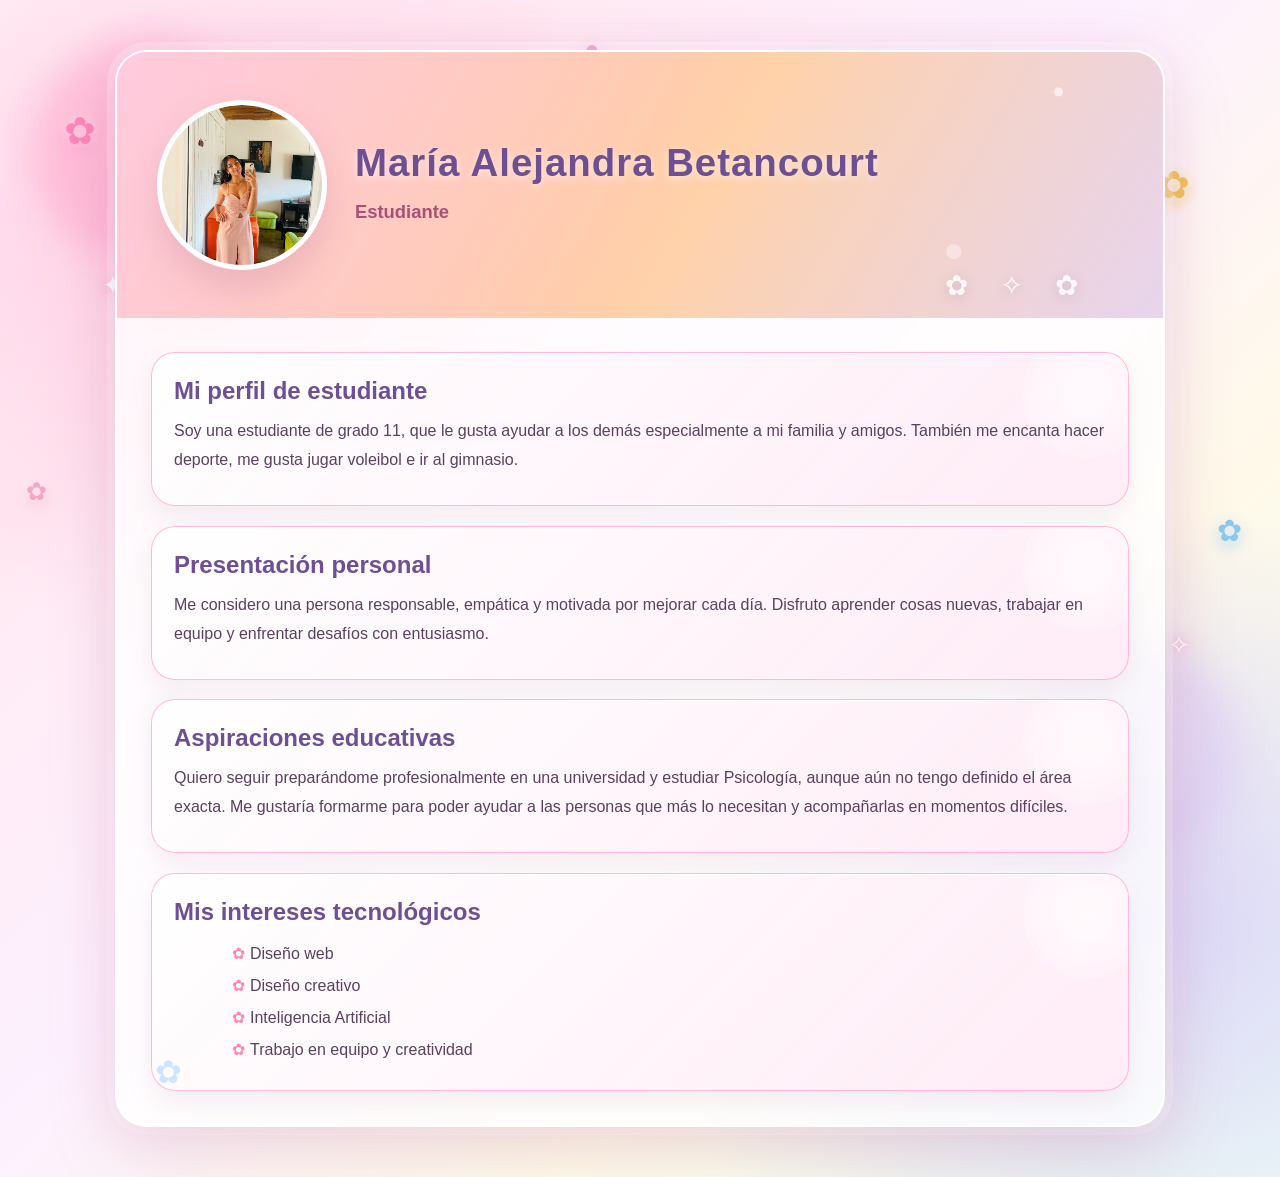
<file: Perfil-Maria-Betancourt/index.html>
<!DOCTYPE html>
<html lang="es">
<head>
    <meta charset="UTF-8">
    <meta name="viewport" content="width=device-width, initial-scale=1.0">
    <title>Perfil de Estudiante</title>
    <link rel="stylesheet" href="style.css">
</head>
<body>
    <div class="flower one" aria-hidden="true">✿</div>
    <div class="flower two" aria-hidden="true">✿</div>
    <div class="flower three" aria-hidden="true">✿</div>
    <div class="flower four" aria-hidden="true">✿</div>
    <div class="flower five" aria-hidden="true">✿</div>
    <div class="flower six" aria-hidden="true">✿</div>
    <div class="flower seven" aria-hidden="true">✿</div>
    <div class="flower eight" aria-hidden="true">✿</div>
    <div class="flower nine" aria-hidden="true">✿</div>
    <div class="flower ten" aria-hidden="true">✿</div>
    <div class="sparkle sparkle-one" aria-hidden="true">✦</div>
    <div class="sparkle sparkle-two" aria-hidden="true">✧</div>
    <div class="sparkle sparkle-three" aria-hidden="true">✦</div>

    <div class="container">
        <header class="header">
            <div class="profile-photo">
                <img src="img/yo.jpg" alt="Foto de perfil de Maria Betancourt">
            </div>
            <div class="header-text">
                <h1>María Alejandra Betancourt</h1>
                <p>Estudiante</p>
            </div>
        </header>

        <main class="content">
            <section class="section">
                <h2>Mi perfil de estudiante</h2>
                <p>Soy una estudiante de grado 11, que le gusta ayudar a los demás especialmente a mi familia y amigos. También me encanta hacer deporte, me gusta jugar voleibol e ir al gimnasio.</p>
            </section>

            <section class="section">
                <h2>Presentación personal</h2>
                <p>Me considero una persona responsable, empática y motivada por mejorar cada día. Disfruto aprender cosas nuevas, trabajar en equipo y enfrentar desafíos con entusiasmo.</p>
            </section>

            <section class="section">
                <h2>Aspiraciones educativas</h2>
                <p>Quiero seguir preparándome profesionalmente en una universidad y estudiar Psicología, aunque aún no tengo definido el área exacta. Me gustaría formarme para poder ayudar a las personas que más lo necesitan y acompañarlas en momentos difíciles.</p>
            </section>

            <section class="section">
                <h2>Mis intereses tecnológicos</h2>
                <ul>
                    <li>Diseño web</li>
                    <li>Diseño creativo</li>
                    <li>Inteligencia Artificial</li>
                    <li>Trabajo en equipo y creatividad</li>
                </ul>
            </section>
        </main>
    </div>
</body>
</html>
</file>
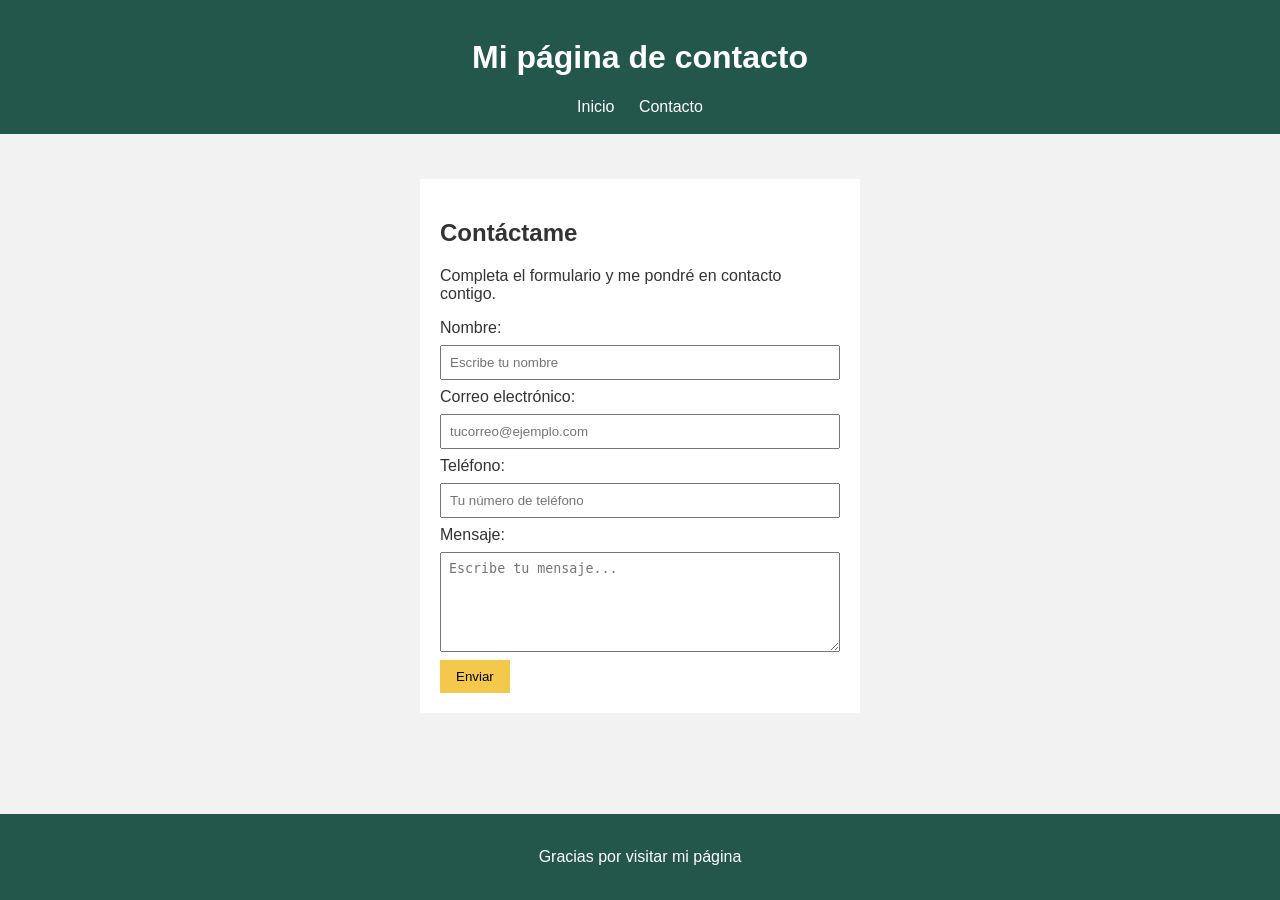
<file: Contactos.html>
<!DOCTYPE html>
<html lang="es">
<head>
  <meta charset="UTF-8">
  <meta name="viewport" content="width=device-width, initial-scale=1.0">
  <title>Contacto</title>
  <style>
    body { margin: 0; font-family: Arial, sans-serif; background: #f2f2f2; color: #333; }
    header, footer { padding: 18px; background: #24574b; color: white; text-align: center; }
    nav a { margin: 0 10px; color: white; text-decoration: none; }
    main { min-height: 70vh; padding: 25px 15px; }
    .formulario { max-width: 400px; margin: 20px auto; padding: 20px; background: white; }
    label, input, textarea { display: block; width: 100%; margin: 8px 0; box-sizing: border-box; }
    input, textarea { padding: 8px; }
    textarea { height: 100px; }
    button { padding: 9px 16px; background: #f4c84a; border: 0; cursor: pointer; }
  </style>
</head>
<body>
  <header>
    <h1>Mi página de contacto</h1>
    <nav>
      <a href="index.html">Inicio</a>
      <a href="#contacto">Contacto</a>
    </nav>
  </header>

  <main id="inicio">
    <section class="formulario" id="contacto">
      <h2>Contáctame</h2>
      <p>Completa el formulario y me pondré en contacto contigo.</p>
      <form>
        <label for="nombre">Nombre:</label>
        <input type="text" id="nombre" name="nombre" placeholder="Escribe tu nombre" required>

        <label for="correo">Correo electrónico:</label>
        <input type="email" id="correo" name="correo" placeholder="tucorreo@ejemplo.com" required>

        <label for="telefono">Teléfono:</label>
        <input type="tel" id="telefono" name="telefono" placeholder="Tu número de teléfono">

        <label for="mensaje">Mensaje:</label>
        <textarea id="mensaje" name="mensaje" placeholder="Escribe tu mensaje..." required></textarea>

        <button type="submit">Enviar</button>
      </form>
    </section>
  </main>

  <footer>
    <p>Gracias por visitar mi página</p>
  </footer>
</body>
</html>
</file>
<file: Perfil-Maria-Betancourt/style.css>
:root {
    --rose: #ff8ebc;
    --pink: #ffc2d1;
    --peach: #ffd7a8;
    --yellow: #fff0a8;
    --lilac: #d9c3f5;
    --mint: #cfeee0;
    --sky: #dfeeff;
    --rose-dark: #a95076;
    --purple-dark: #6d4f92;
    --text: #5a415d;
    --white: #fffdfd;
    --shadow: rgba(162, 99, 128, 0.18);
}

* {
    box-sizing: border-box;
}

body {
    font-family: Arial, sans-serif;
    margin: 0;
    min-height: 100vh;
    background:
        radial-gradient(ellipse at 12% 18%, rgba(255, 190, 219, 0.62), transparent 30%),
        radial-gradient(ellipse at 88% 78%, rgba(194, 179, 255, 0.55), transparent 32%),
        linear-gradient(135deg, #fff8fb 0%, #ffeaf3 22%, #fdf1ff 46%, #fff9e9 70%, #effff5 100%);
    color: var(--text);
    overflow-x: hidden;
    position: relative;
    animation: fadeBody 1s ease;
}

body::before,
body::after {
    content: "";
    position: fixed;
    width: 220px;
    height: 220px;
    border-radius: 50%;
    filter: blur(18px);
    opacity: 0.7;
    z-index: -1;
    animation: drift 14s ease-in-out infinite alternate;
}

body::before {
    background: rgba(255, 142, 188, 0.5);
    top: 40px;
    left: 30px;
}

body::after {
    background: rgba(217, 195, 245, 0.6);
    bottom: 40px;
    right: 40px;
    animation-delay: 2s;
}

body .flower {
    position: fixed;
    z-index: 1;
    font-size: clamp(26px, 3vw, 42px);
    opacity: 0.82;
    pointer-events: none;
    text-shadow: 0 0 12px rgba(255, 255, 255, 0.95), 0 4px 14px currentColor;
    animation: floatFlower 7s ease-in-out infinite;
}

.flower.one { left: 5%; top: 12%; color: #ff79b3; }
.flower.two { right: 7%; top: 18%; color: #edb931; animation-delay: 1.5s; animation-duration: 8s; }
.flower.three { left: 12%; bottom: 18%; color: #54c99b; animation-delay: 2.5s; animation-duration: 9s; }
.flower.four { right: 12%; bottom: 10%; color: #a77be8; animation-delay: 3s; }
.flower.five { left: 45%; top: 4%; color: #ec77c4; animation-delay: 0.8s; animation-duration: 9s; }
.flower.six { right: 42%; bottom: 7%; color: #f39c54; animation-delay: 2s; }
.flower.seven { left: 2%; top: 53%; color: #f19ab9; font-size: 25px; animation-delay: 1s; }
.flower.eight { right: 3%; top: 57%; color: #77bde8; font-size: 30px; animation-delay: 2.8s; }
.flower.nine { left: 25%; top: 88%; color: #f0bf55; font-size: 23px; animation-delay: 1.8s; }
.flower.ten { right: 25%; top: 7%; color: #8bcf9f; font-size: 24px; animation-delay: 3.5s; }

@keyframes floatFlower {
    0%, 100% { transform: translate3d(0, 0, 0) rotate(-12deg) scale(0.92); }
    35% { transform: translate3d(12px, -20px, 0) rotate(12deg) scale(1.16); }
    70% { transform: translate3d(-8px, -10px, 0) rotate(28deg) scale(1); }
}

.sparkle {
    position: fixed;
    z-index: 1;
    color: #fff;
    font-size: 26px;
    pointer-events: none;
    text-shadow: 0 0 8px #f4a8d1, 0 0 20px #ed9bd0;
    animation: twinkle 2.8s ease-in-out infinite;
}

.sparkle-one { top: 30%; left: 8%; }
.sparkle-two { top: 70%; right: 7%; animation-delay: 0.9s; }
.sparkle-three { top: 10%; right: 30%; font-size: 18px; animation-delay: 1.6s; }

@keyframes twinkle {
    0%, 100% { opacity: 0.35; transform: scale(0.7) rotate(0deg); }
    50% { opacity: 1; transform: scale(1.25) rotate(35deg); }
}

@keyframes fadeBody {
    from { opacity: 0; }
    to { opacity: 1; }
}

@keyframes drift {
    from { transform: translate(0, 0) scale(1); }
    to { transform: translate(35px, 25px) scale(1.18); }
}

body::after,
body::before {
    pointer-events: none;
}

.container {
    max-width: 1050px;
    margin: 50px auto;
    background: rgba(255, 255, 255, 0.78);
    border: 2px solid rgba(255,255,255,0.96);
    border-radius: 32px;
    overflow: hidden;
    box-shadow: 0 25px 70px var(--shadow), 0 0 0 8px rgba(255, 255, 255, 0.24), 0 0 50px rgba(233, 142, 194, 0.2);
    backdrop-filter: blur(12px);
    position: relative;
    z-index: 2;
}

.container::before,
.container::after {
    content: "✿";
    position: absolute;
    font-size: 32px;
    opacity: 0.75;
    animation: bloom 5s ease-in-out infinite alternate;
}

.container::before {
    top: 18px;
    right: 48px;
    color: #ffb5d3;
}

.container::after {
    bottom: 34px;
    left: 38px;
    color: #bfdcff;
    animation-delay: 1s;
}

@keyframes bloom {
    0% { transform: scale(0.9) rotate(0deg); }
    100% { transform: scale(1.2) rotate(16deg); }
}

.header {
    background:
        radial-gradient(circle at 90% 15%, rgba(255,255,255,0.62) 0 4px, transparent 5px),
        radial-gradient(circle at 80% 75%, rgba(255,255,255,0.38) 0 7px, transparent 8px),
        linear-gradient(120deg, #ffb3cf, #ffd1a8 28%, #d7c7ff 58%, #bfead6 82%, #f8cce8);
    background-size: auto, auto, 200% 200%;
    animation: headerGlow 12s ease infinite;
    padding: 48px 40px;
    position: relative;
    display: flex;
    align-items: center;
    gap: 28px;
    overflow: hidden;
}

@keyframes headerGlow {
    0%, 100% { background-position: 0 0, 0 0, 0% 50%; }
    50% { background-position: 0 0, 0 0, 100% 50%; }
}

.header::before {
    content: "";
    position: absolute;
    inset: 0;
    background: linear-gradient(120deg, rgba(255,255,255,0.32), transparent, rgba(255,255,255,0.2));
    animation: shine 4s linear infinite;
}

.header::after {
    content: "✿  ✧  ✿";
    position: absolute;
    right: 7%;
    bottom: 16px;
    color: rgba(255, 255, 255, 0.85);
    font-size: 28px;
    letter-spacing: 12px;
    text-shadow: 0 2px 12px rgba(126, 78, 131, 0.2);
    animation: bloom 4s ease-in-out infinite alternate;
}

@keyframes shine {
    from { transform: translateX(-100%); }
    to { transform: translateX(100%); }
}

.profile-photo {
    width: 170px;
    height: 170px;
    border-radius: 50%;
    background: linear-gradient(135deg, #fff5fa, #f7e6ff);
    border: 5px solid rgba(255,255,255,0.9);
    display: flex;
    align-items: center;
    justify-content: center;
    box-shadow: 0 18px 35px rgba(165, 99, 128, 0.22);
    animation: floatPhoto 3.8s ease-in-out infinite;
    position: relative;
    z-index: 1;
    overflow: hidden;
}

.profile-photo img {
    width: 100%;
    height: 100%;
    object-fit: cover;
    border-radius: 50%;
    display: block;
}

@keyframes floatPhoto {
    0%, 100% { transform: translateY(0) rotate(0deg); }
    50% { transform: translateY(-10px) rotate(3deg); }
}

.header-text {
    position: relative;
    z-index: 1;
    animation: textIn 1s ease forwards;
}

@keyframes textIn {
    from { opacity: 0; transform: translateX(-18px); }
    to { opacity: 1; transform: translateX(0); }
}

.header-text h1 {
    margin: 0;
    font-size: clamp(2.2rem, 3vw, 3rem);
    color: var(--purple-dark);
    letter-spacing: 1px;
    text-shadow: 0 2px 8px rgba(255,255,255,0.6);
}

.header-text p {
    margin: 10px 0 0;
    font-size: 1.15rem;
    font-weight: 700;
    color: var(--rose-dark);
}

.content {
    padding: 34px;
    display: grid;
    gap: 20px;
}

.section {
    background: linear-gradient(135deg, rgba(255,255,255,0.98), rgba(255, 235, 246, 0.95));
    border-radius: 24px;
    padding: 24px 22px;
    border: 1px solid rgba(255, 164, 199, 0.72);
    box-shadow: 0 12px 25px rgba(173, 127, 158, 0.12), inset 0 1px 0 rgba(255,255,255,0.9);
    position: relative;
    overflow: hidden;
    animation: cardReveal 0.7s ease both;
    transition: transform 0.3s ease, box-shadow 0.3s ease;
}

.section:nth-child(2) { animation-delay: 0.1s; }
.section:nth-child(3) { animation-delay: 0.2s; }
.section:nth-child(4) { animation-delay: 0.3s; }
.section:nth-child(5) { animation-delay: 0.4s; }

@keyframes cardReveal {
    from { opacity: 0; transform: translateY(20px) scale(0.98); }
    to { opacity: 1; transform: translateY(0) scale(1); }
}

.section:hover {
    transform: translateY(-7px) scale(1.015);
    box-shadow: 0 20px 35px rgba(173, 127, 158, 0.2), 0 0 22px rgba(255, 160, 202, 0.25);
    border-color: rgba(239, 127, 177, 0.85);
}

.section::before {
    content: "";
    position: absolute;
    width: 130px;
    height: 130px;
    background: radial-gradient(circle, rgba(255,255,255,0.72), rgba(255,255,255,0));
    border-radius: 50%;
    right: -25px;
    top: -25px;
}

h2 {
    color: var(--purple-dark);
    margin: 0 0 12px;
    font-size: 1.5rem;
    position: relative;
    z-index: 1;
}

p {
    line-height: 1.8;
    margin: 6px 0;
    color: var(--text);
    position: relative;
    z-index: 1;
}

ul {
    margin: 10px 0 0 18px;
    line-height: 2;
    color: var(--text);
    position: relative;
    z-index: 1;
}

li {
    list-style: none;
    position: relative;
    padding-left: 18px;
    transition: transform 0.2s ease;
}

li::before {
    content: "✿";
    position: absolute;
    left: 0;
    color: #ff87b0;
}

li:hover {
    transform: translateX(6px);
}

@media (max-width: 700px) {
    .container {
        margin: 20px 12px;
        border-radius: 24px;
    }

    .header {
        padding: 34px 22px;
        flex-direction: column;
        text-align: center;
        gap: 18px;
    }

    .header::after {
        right: 0;
        left: 0;
        bottom: 8px;
        font-size: 20px;
    }

    .content {
        padding: 20px;
        gap: 16px;
    }

    .section {
        padding: 21px 18px;
    }

    .flower.five,
    .flower.six,
    .flower.nine,
    .flower.ten,
    .sparkle-three {
        display: none;
    }
}

@media (prefers-reduced-motion: reduce) {
    *,
    *::before,
    *::after {
        animation-duration: 0.01ms !important;
        animation-iteration-count: 1 !important;
        scroll-behavior: auto !important;
        transition-duration: 0.01ms !important;
    }
}
</file>
